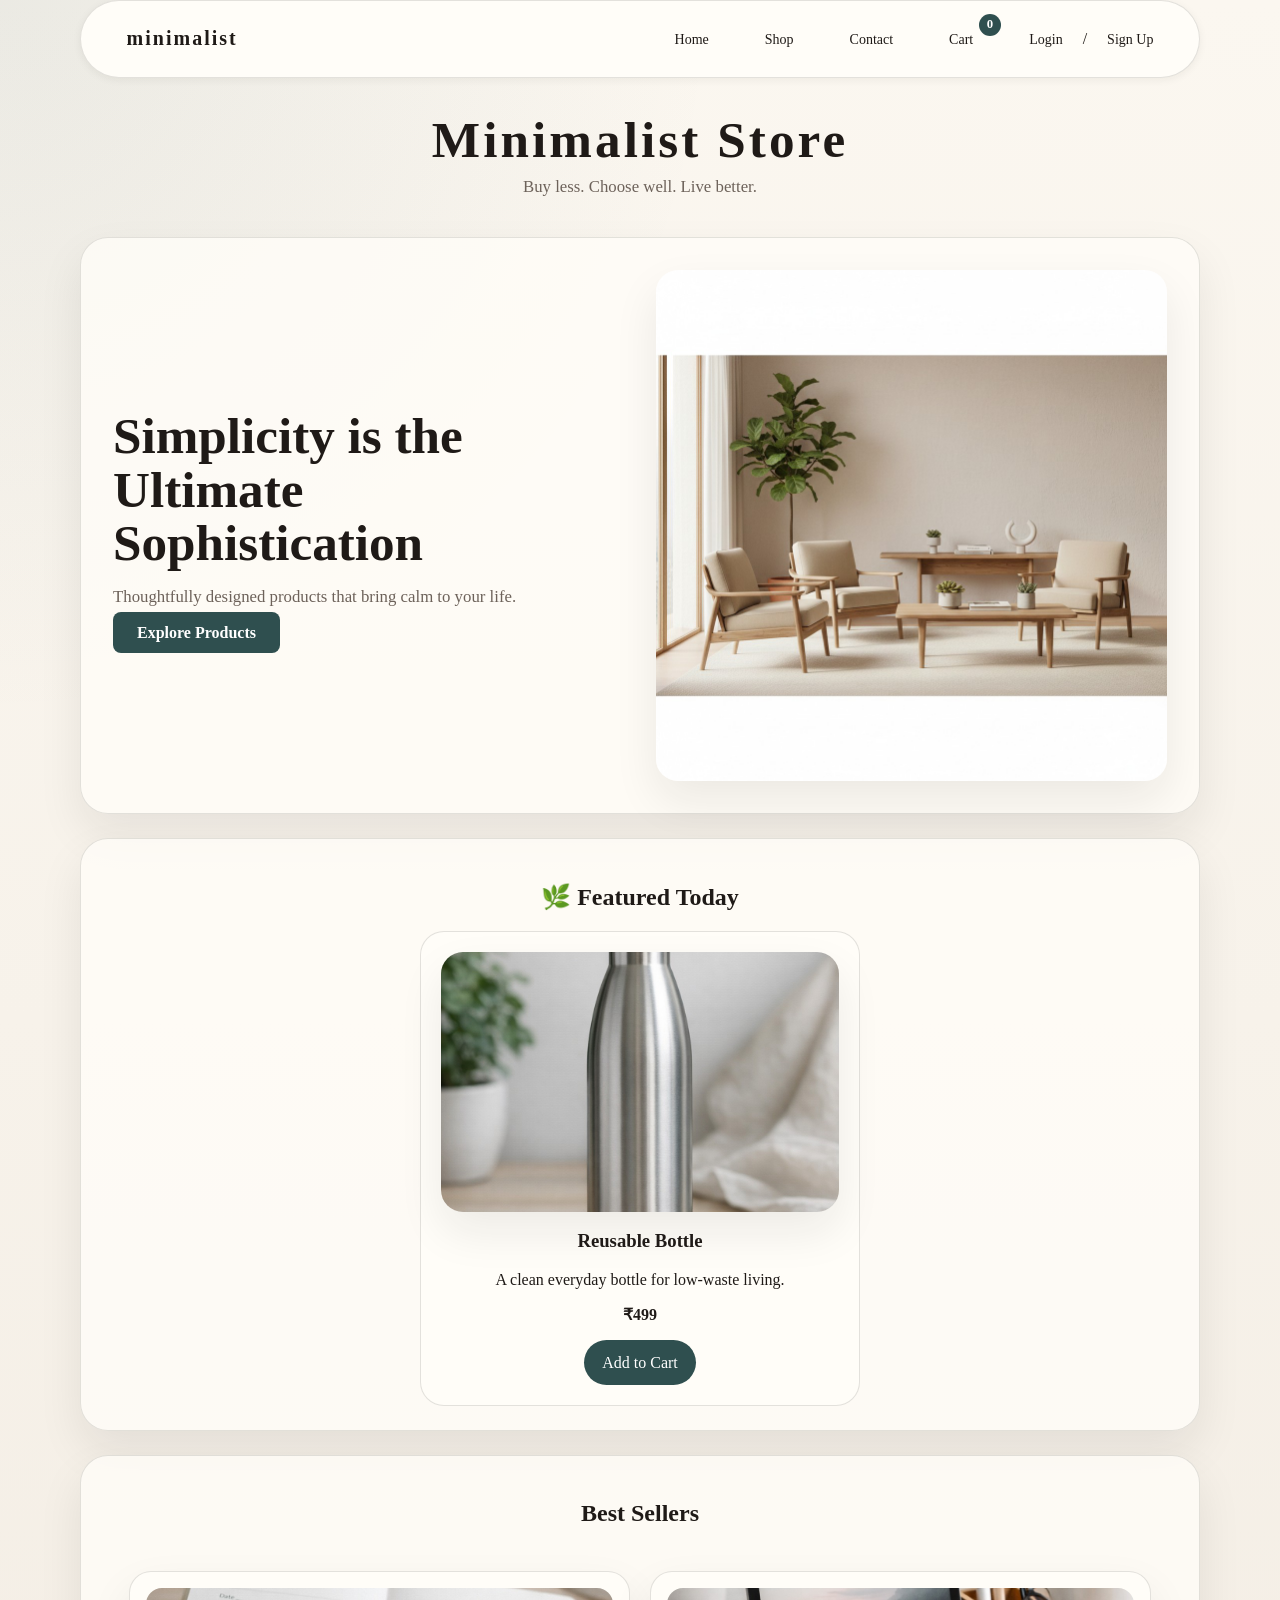
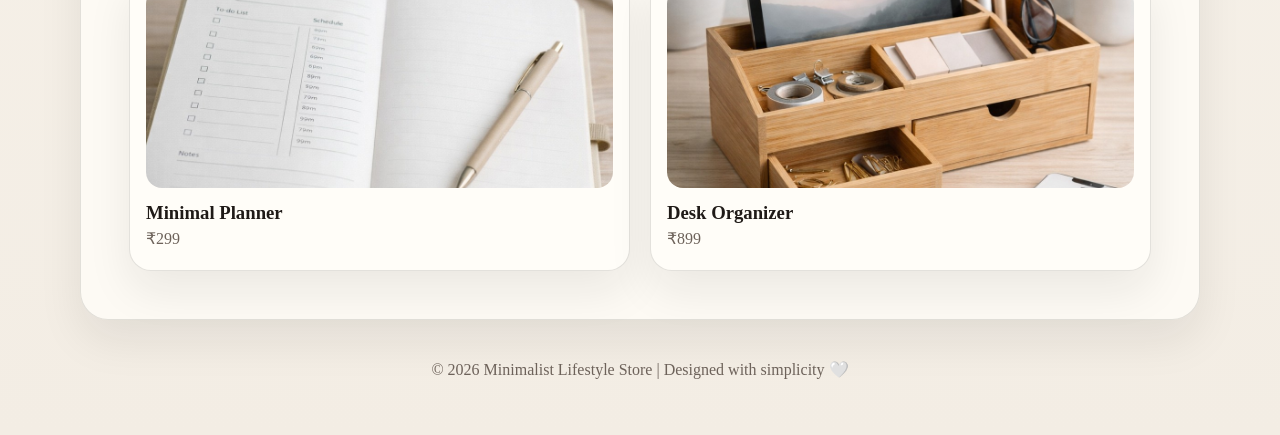
<file: index.html>
<!DOCTYPE html>
<html lang="en">
<head>
  <meta charset="UTF-8">
  <meta name="viewport" content="width=device-width, initial-scale=1.0">
  <title>Minimalist Lifestyle Store</title>
  <link rel="stylesheet" href="style.css">
</head>
<body>

<nav class="navbar">
  <div class="nav-container">
    <a href="index.html" class="logo">minimalist</a>
    <ul class="nav-links">
      <li><a href="index.html">Home</a></li>
      <li><a href="products.html">Shop</a></li>
      <li><a href="contact.html">Contact</a></li>
      <li><a href="cart.html" class="cart-link">Cart <span class="cart-badge" data-cart-count="0">0</span></a></li>
      <li id="user-menu" style="display: none;">
        <a href="#" onclick="logout(); return false;">Logout</a>
      </li>
      <li id="auth-menu">
        <a href="login.html">Login</a> / <a href="signup.html">Sign Up</a>
      </li>
    </ul>
  </div>
</nav>



<header>
  <h1>Minimalist Store</h1>
  <p>Buy less. Choose well. Live better.</p>
</header>

<!-- HERO SECTION -->
<section class="hero-home">
  <div class="hero-text">
    <h2>Simplicity is the Ultimate Sophistication</h2>
    <p>Thoughtfully designed products that bring calm to your life.</p>
    <a href="products.html" class="btn">Explore Products</a>
  </div>

  <div class="hero-image">
    <img src="images/minimal-livingroom.jpg" alt="Minimal Living Room">
  </div>
</section>

<!-- FEATURED PRODUCT (LOGIC BASED) -->
<section class="featured">
  <h2>🌿 Featured Today</h2>
  <div class="featured-card" id="featured-product">
    <img src="images/featured-home.jpg" alt="Featured Lifestyle">
    <h3>Calm Living Essentials</h3>
    <p>Designed for peaceful living</p>
  </div>
</section>


<!-- BEST SELLERS -->
<section class="products-preview">
  <h2>Best Sellers</h2>

  <div class="products">
    <div class="card">
      <img src="images/planner.jpg">
      <h3>Minimal Planner</h3>
      <p>₹299</p>
    </div>

    <div class="card">
      <img src="images/organizer.jpg">
      <h3>Desk Organizer</h3>
      <p>₹899</p>
    </div>
  </div>
</section>

<footer>
  <p>© 2026 Minimalist Lifestyle Store | Designed with simplicity 🤍</p>
</footer>

<script src="https://code.jquery.com/jquery-3.7.1.min.js"></script>
<script src="js/app.js?v=2"></script>


</body>
</html>
</file>
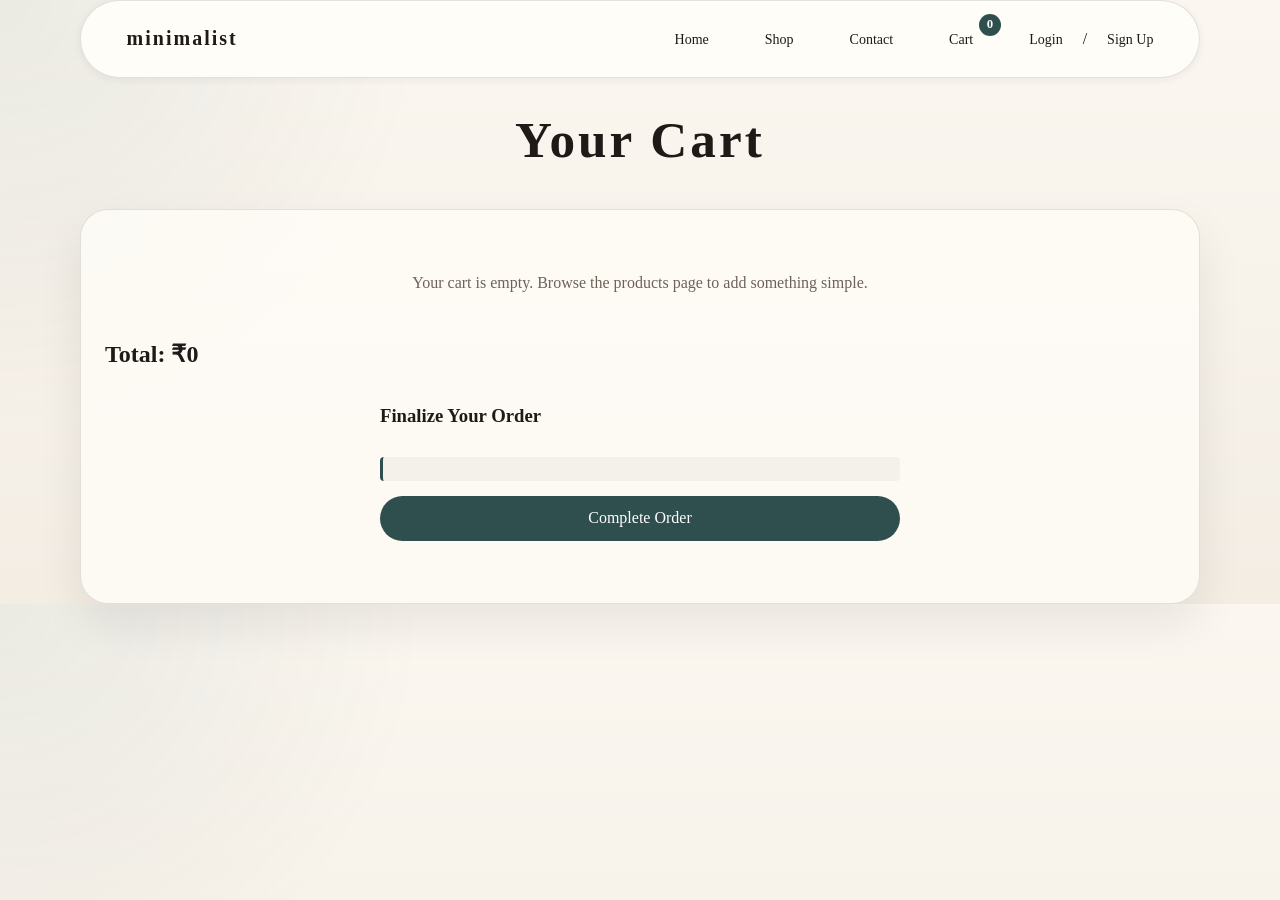
<file: cart.html>
<!DOCTYPE html>
<html>
<head>
  <meta charset="UTF-8">
  <meta name="viewport" content="width=device-width, initial-scale=1.0">
  <title>Cart</title>
  <link rel="stylesheet" href="style.css">
</head>
<body>

<nav class="navbar">
  <div class="nav-container">
    <a href="index.html" class="logo">minimalist</a>
    <ul class="nav-links">
      <li><a href="index.html">Home</a></li>
      <li><a href="products.html">Shop</a></li>
      <li><a href="contact.html">Contact</a></li>
      <li><a href="cart.html" class="cart-link">Cart <span class="cart-badge" data-cart-count="0">0</span></a></li>
      <li id="user-menu" style="display: none;">
        <a href="#" onclick="logout(); return false;">Logout</a>
      </li>
      <li id="auth-menu">
        <a href="login.html">Login</a> / <a href="signup.html">Sign Up</a>
      </li>
    </ul>
  </div>
</nav>



<header><h1>Your Cart</h1></header>

<section class="cart-page">
  <div id="cart-items"></div>
  <h2 id="total" class="cart-total"></h2>

  <form id="order-form" class="stack-form compact-form">
    <h3>Finalize Your Order</h3>
    <p id="user-info" class="user-info"></p>
    <button type="submit">Complete Order</button>
    <p id="order-status" class="status-message" aria-live="polite"></p>
  </form>
</section>

<script src="https://code.jquery.com/jquery-3.7.1.min.js"></script>
<script src="js/app.js?v=2"></script>


</body>
</html>
</file>
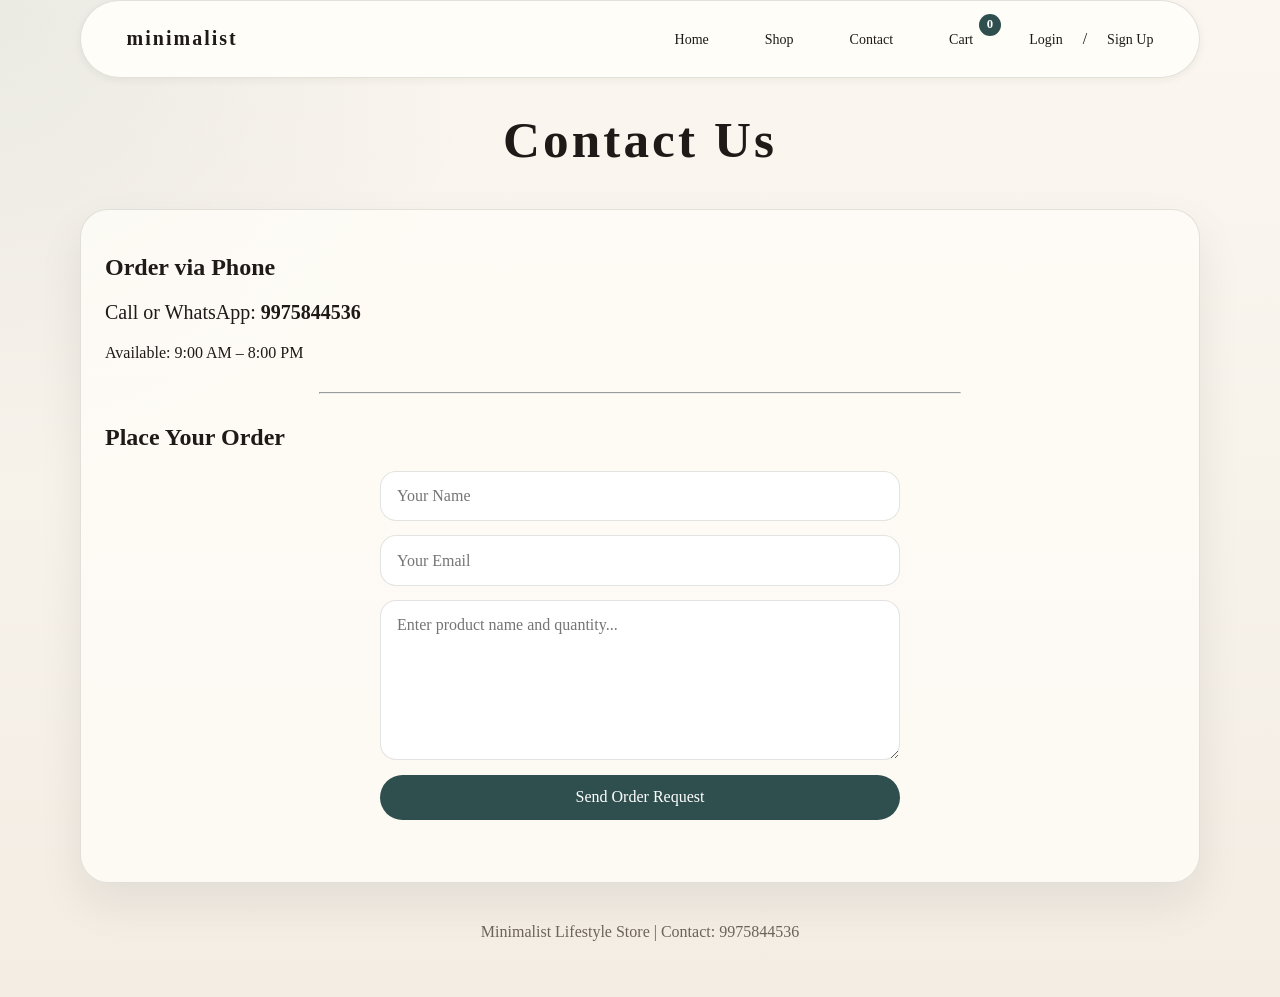
<file: contact.html>
<!DOCTYPE html>
<html>
<head>
  <meta charset="UTF-8">
  <meta name="viewport" content="width=device-width, initial-scale=1.0">
  <title>Contact / Order</title>
  <link rel="stylesheet" href="style.css">
</head>
<body>

<nav class="navbar">
  <div class="nav-container">
    <a href="index.html" class="logo">minimalist</a>
    <ul class="nav-links">
      <li><a href="index.html">Home</a></li>
      <li><a href="products.html">Shop</a></li>
      <li><a href="contact.html">Contact</a></li>
      <li><a href="cart.html" class="cart-link">Cart <span class="cart-badge" data-cart-count="0">0</span></a></li>
      <li id="user-menu" style="display: none;">
        <a href="#" onclick="logout(); return false;">Logout</a>
      </li>
      <li id="auth-menu">
        <a href="login.html">Login</a> / <a href="signup.html">Sign Up</a>
      </li>
    </ul>
  </div>
</nav>



<header>
  <h1>Contact Us</h1>
</header>

<section class="contact-panel">

  <!-- Contact Number -->
  <h2>Order via Phone</h2>
  <p style="font-size:20px; margin:20px 0;">
      Call or WhatsApp: <strong>9975844536</strong>
  </p>
  <p>Available: 9:00 AM – 8:00 PM</p>

  <hr class="section-divider">

  <!-- Order Form -->
  <h2>Place Your Order</h2>

  <form id="contact-form" class="stack-form">
    
    <input 
      type="text" 
      placeholder="Your Name" 
      required
      id="contact-name"
    >

    <input 
      type="email" 
      placeholder="Your Email" 
      required
      id="contact-email"
    >

    <textarea 
      placeholder="Enter product name and quantity..."
      required
      id="contact-message"
    ></textarea>

    <button type="submit">Send Order Request</button>
    <p id="contact-status" class="status-message" aria-live="polite"></p>

  </form>
</section>

<footer>
  <p>Minimalist Lifestyle Store | Contact: 9975844536</p>
</footer>

<script src="https://code.jquery.com/jquery-3.7.1.min.js"></script>
<script src="js/app.js?v=2"></script>


</body>
</html>
</file>
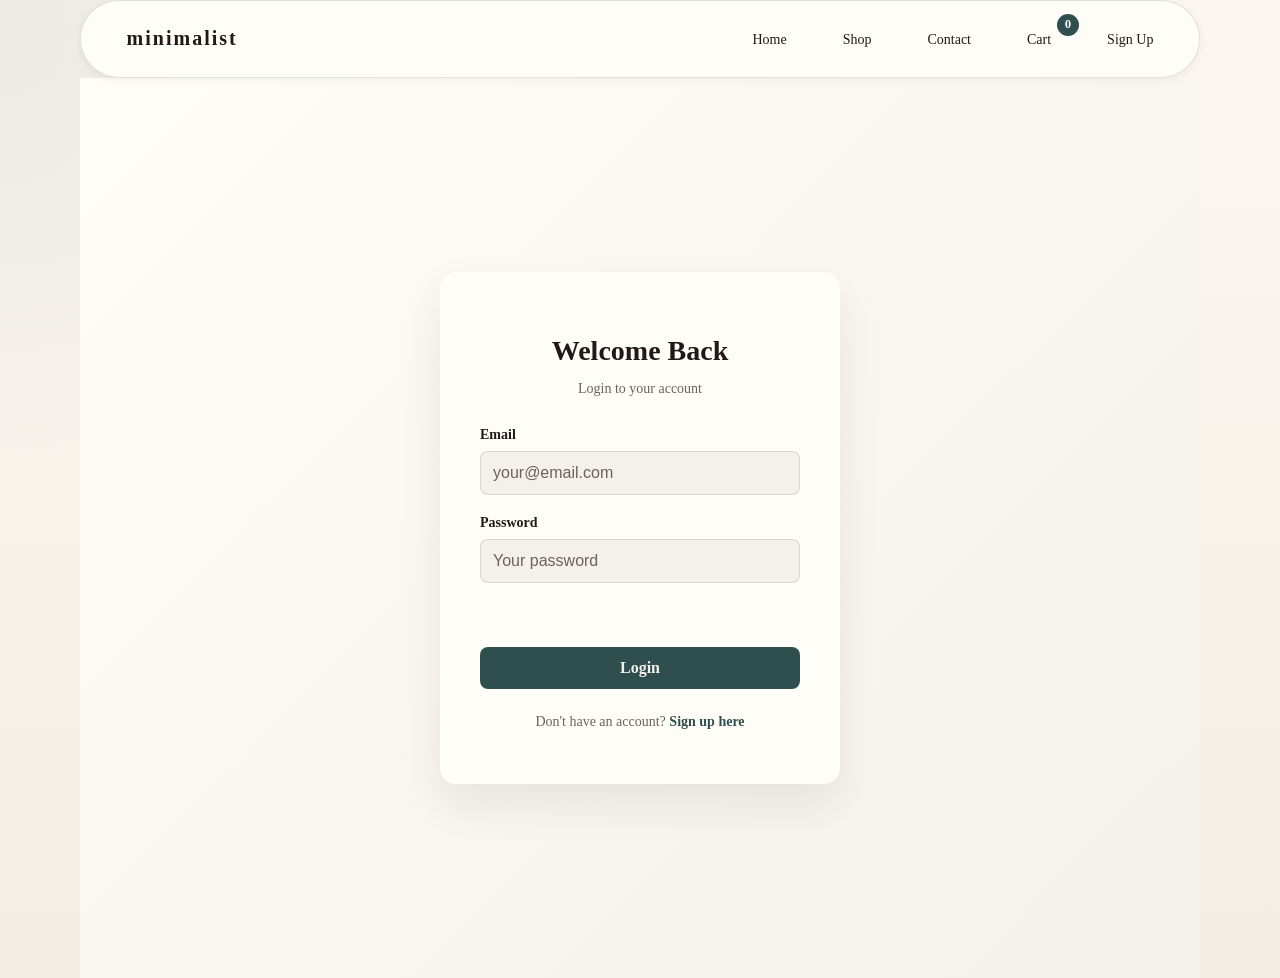
<file: login.html>
<!DOCTYPE html>
<html lang="en">
<head>
    <meta charset="UTF-8">
    <meta name="viewport" content="width=device-width, initial-scale=1.0">
    <title>Login - Minimalist Store</title>
    <link rel="stylesheet" href="style.css">
</head>
<body>
    <nav class="navbar">
        <div class="nav-container">
            <a href="index.html" class="logo">minimalist</a>
            <ul class="nav-links">
                <li><a href="index.html">Home</a></li>
                <li><a href="products.html">Shop</a></li>
                <li><a href="contact.html">Contact</a></li>
                <li><a href="cart.html" class="cart-link">Cart <span class="cart-badge" data-cart-count="0">0</span></a></li>
                <li id="user-menu" style="display: none;">
                    <a href="#" onclick="logout(); return false;">Logout</a>
                </li>
                <li id="auth-menu">
                    <a href="signup.html">Sign Up</a>
                </li>
            </ul>
        </div>
    </nav>

    

    <main>
        <section class="auth-section">
            <div class="auth-container">
                <h1>Welcome Back</h1>
                <p class="auth-subtitle">Login to your account</p>

                <form id="login-form" class="auth-form">
                    <div class="form-group">
                        <label for="login-email">Email</label>
                        <input type="email" id="login-email" name="email" required placeholder="your@email.com">
                    </div>

                    <div class="form-group">
                        <label for="login-password">Password</label>
                        <input type="password" id="login-password" name="password" required placeholder="Your password">
                    </div>

                    <div id="login-message" class="status-message" aria-live="polite"></div>

                    <button type="submit" class="btn btn-primary">Login</button>
                </form>

                <p class="auth-toggle">Don't have an account? <a href="signup.html">Sign up here</a></p>
            </div>
        </section>
    </main>

    <script src="https://code.jquery.com/jquery-3.7.1.min.js"></script>
    <script src="js/app.js?v=2"></script>
    <script>
        $(document).ready(function() {
        Promise.resolve(window.minimalistStoreAuth.checkSession()).then(function(session) {
            if (session.loggedIn) {
                window.location.href = 'products.html';
            }
        });

            $('#login-form').on('submit', function(e) {
                e.preventDefault();

                const formData = {
                    email: $('#login-email').val(),
                    password: $('#login-password').val()
                };

                window.minimalistStoreAuth.login(formData)
                    .then(function(response) {
                        if (response.success) {
                            $('#login-message').html('<p class="success">✓ ' + response.message + '</p>');
                            setTimeout(() => {
                                window.location.href = 'products.html';
                            }, 1500);
                        } else {
                            $('#login-message').html('<p class="error">✗ ' + response.message + '</p>');
                        }
                    })
                    .catch(function(error) {
                        const message = error && error.message ? error.message : 'Login failed';
                        $('#login-message').html('<p class="error">✗ ' + message + '</p>');
                    });
            });
        });
    </script>
</body>
</html>
</file>
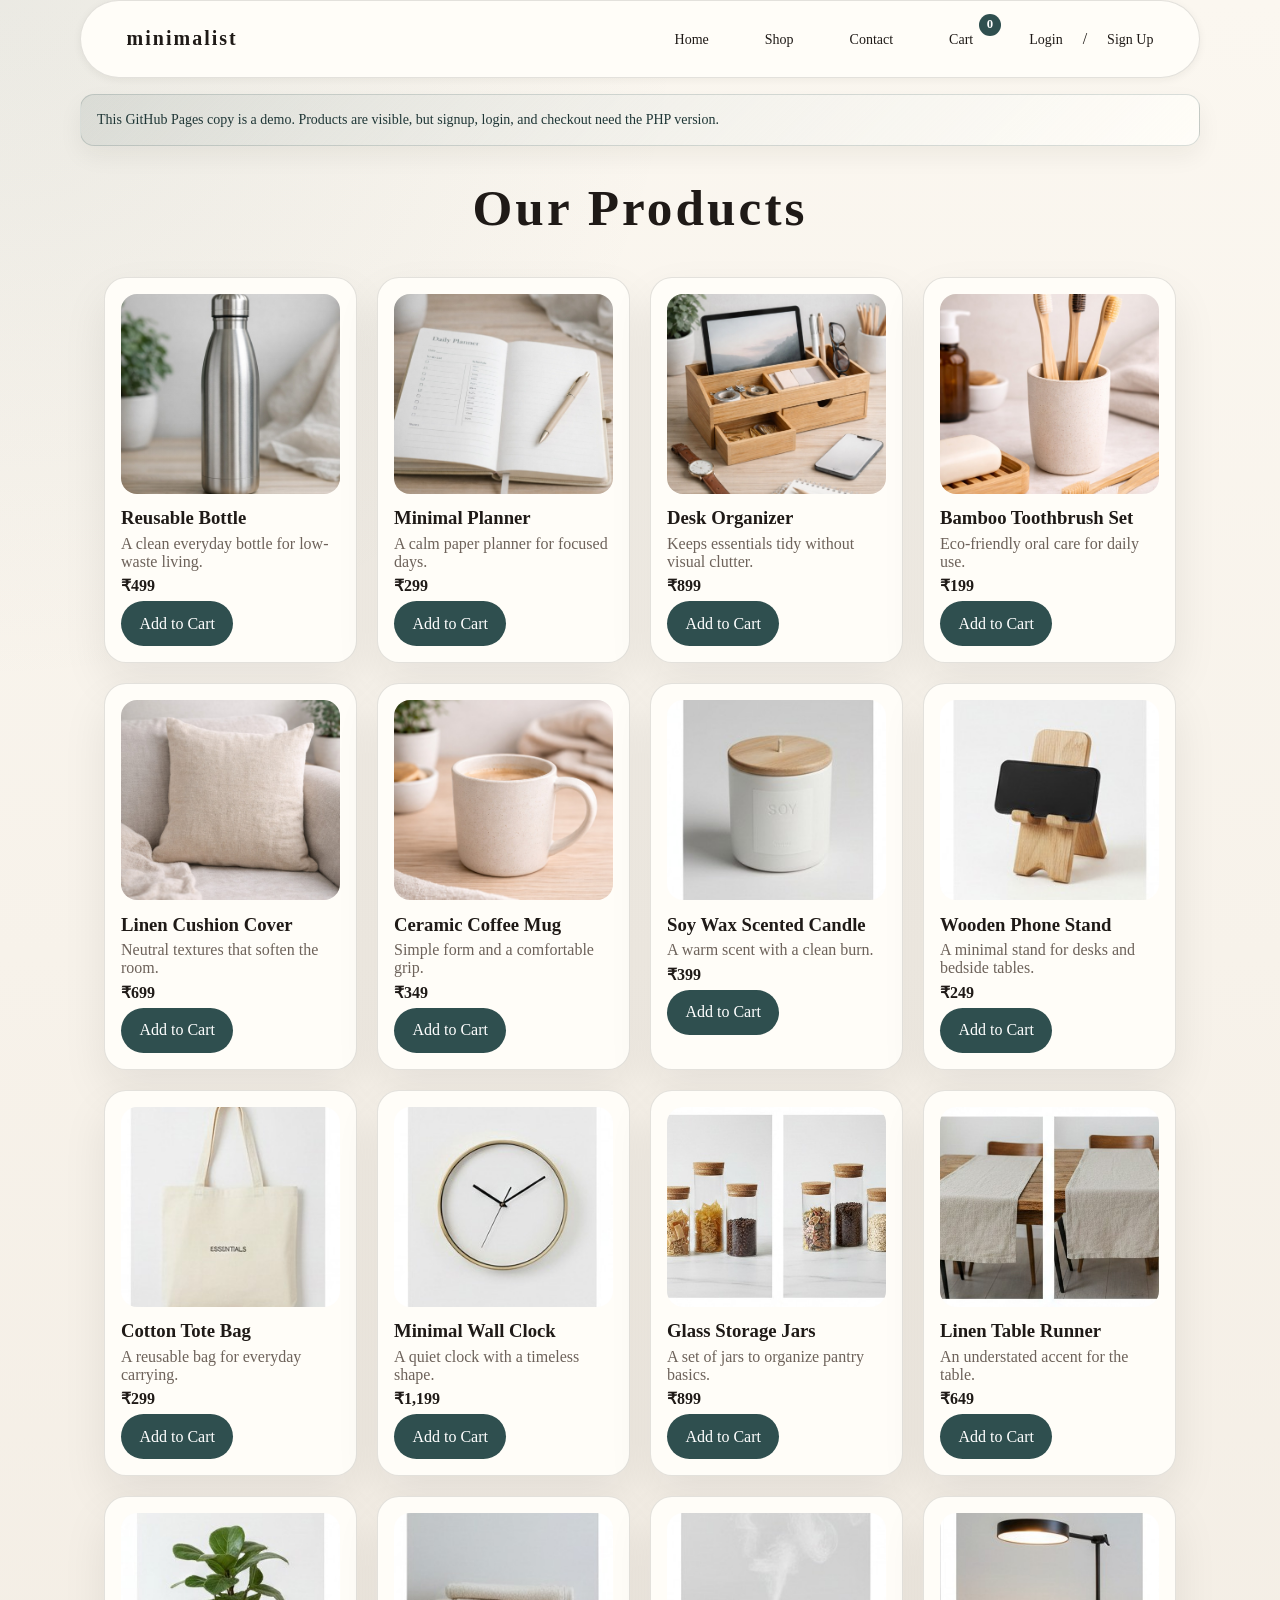
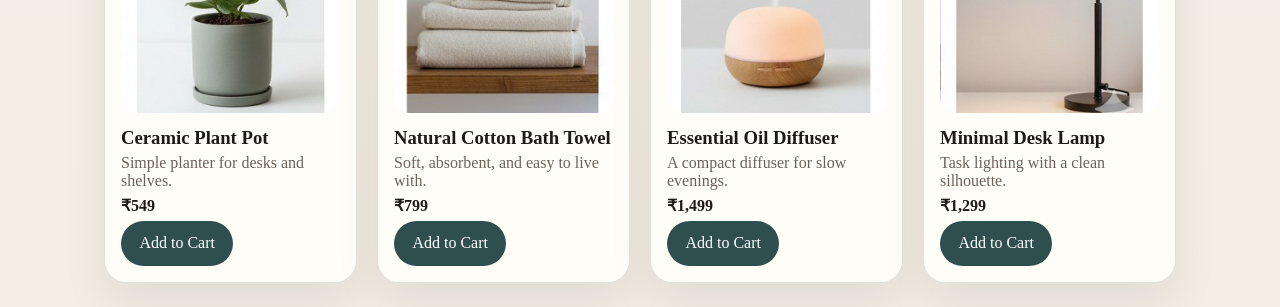
<file: products.html>
<!DOCTYPE html>
<html>
<head>
  <meta charset="UTF-8">
  <meta name="viewport" content="width=device-width, initial-scale=1.0">
  <title>Products</title>
  <link rel="stylesheet" href="style.css">
</head>
<body>

<nav class="navbar">
  <div class="nav-container">
    <a href="index.html" class="logo">minimalist</a>
    <ul class="nav-links">
      <li><a href="index.html">Home</a></li>
      <li><a href="products.html">Shop</a></li>
      <li><a href="contact.html">Contact</a></li>
      <li><a href="cart.html" class="cart-link">Cart <span class="cart-badge" data-cart-count="0">0</span></a></li>
      <li id="user-menu" style="display: none;">
        <a href="#" onclick="logout(); return false;">Logout</a>
      </li>
      <li id="auth-menu">
        <a href="login.html">Login</a> / <a href="signup.html">Sign Up</a>
      </li>
    </ul>
  </div>
</nav>

<section class="demo-banner" aria-label="Demo mode notice">
  <p>This GitHub Pages copy is a demo. Products are visible, but signup, login, and checkout need the PHP version.</p>
</section>

<header>
  <h1>Our Products</h1>
</header>

<section class="products" id="product-grid">
  <div class="loading-state">Loading products...</div>
</section>

<script src="https://code.jquery.com/jquery-3.7.1.min.js"></script>
<script src="js/app.js?v=2"></script>


</body>
</html>
</file>
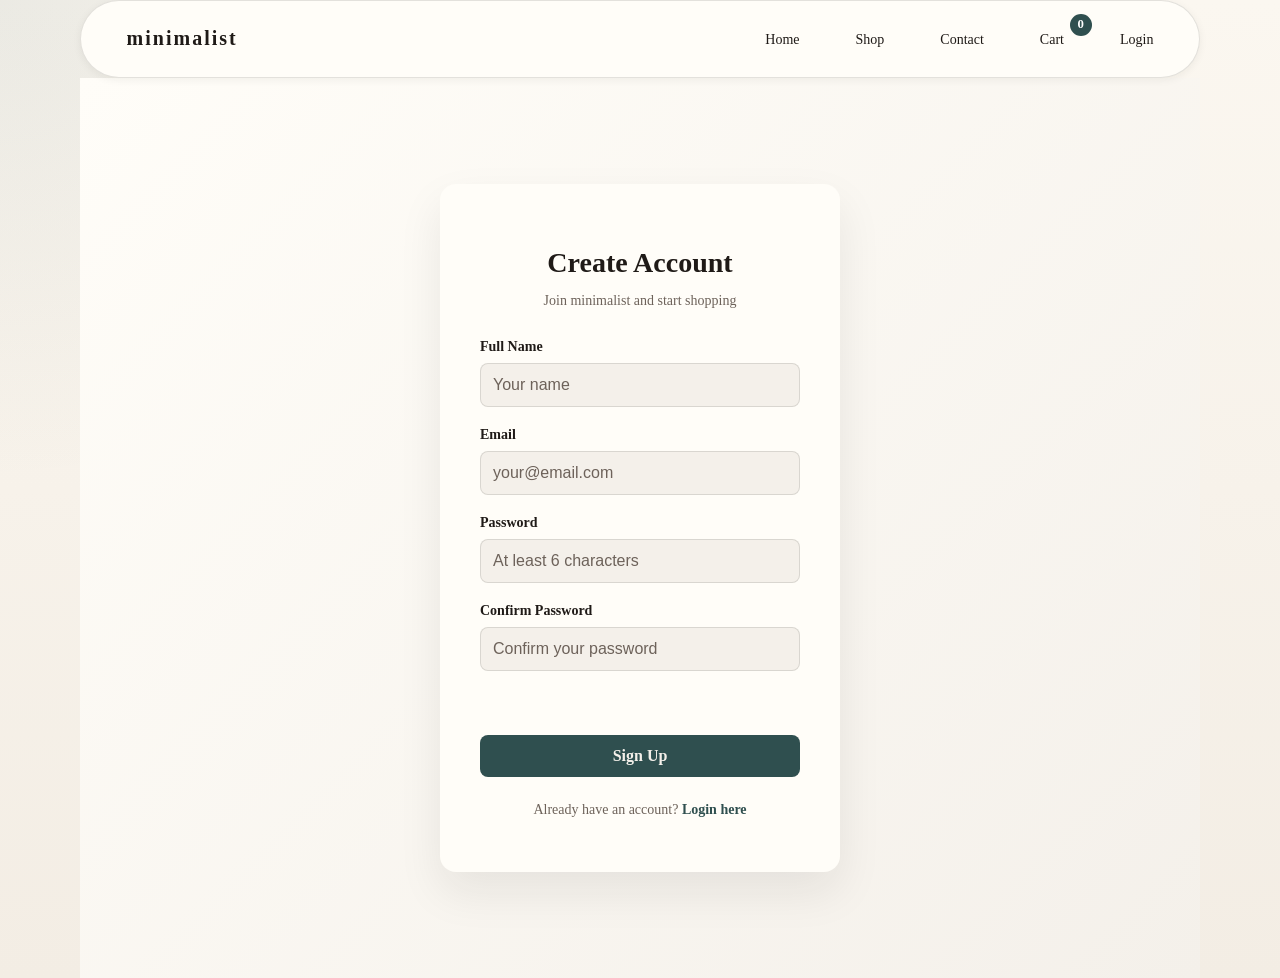
<file: signup.html>
<!DOCTYPE html>
<html lang="en">
<head>
    <meta charset="UTF-8">
    <meta name="viewport" content="width=device-width, initial-scale=1.0">
    <title>Sign Up - Minimalist Store</title>
    <link rel="stylesheet" href="style.css">
</head>
<body>
    <nav class="navbar">
        <div class="nav-container">
            <a href="index.html" class="logo">minimalist</a>
            <ul class="nav-links">
                <li><a href="index.html">Home</a></li>
                <li><a href="products.html">Shop</a></li>
                <li><a href="contact.html">Contact</a></li>
                <li><a href="cart.html" class="cart-link">Cart <span class="cart-badge" data-cart-count="0">0</span></a></li>
                <li id="user-menu" style="display: none;">
                    <a href="#" onclick="logout(); return false;">Logout</a>
                </li>
                <li id="auth-menu">
                    <a href="login.html">Login</a>
                </li>
            </ul>
        </div>
    </nav>

    

    <main>
        <section class="auth-section">
            <div class="auth-container">
                <h1>Create Account</h1>
                <p class="auth-subtitle">Join minimalist and start shopping</p>

                <form id="signup-form" class="auth-form">
                    <div class="form-group">
                        <label for="signup-name">Full Name</label>
                        <input type="text" id="signup-name" name="name" required placeholder="Your name">
                    </div>

                    <div class="form-group">
                        <label for="signup-email">Email</label>
                        <input type="email" id="signup-email" name="email" required placeholder="your@email.com">
                    </div>

                    <div class="form-group">
                        <label for="signup-password">Password</label>
                        <input type="password" id="signup-password" name="password" required placeholder="At least 6 characters">
                    </div>

                    <div class="form-group">
                        <label for="signup-confirm">Confirm Password</label>
                        <input type="password" id="signup-confirm" name="confirmPassword" required placeholder="Confirm your password">
                    </div>

                    <div id="signup-message" class="status-message" aria-live="polite"></div>

                    <button type="submit" class="btn btn-primary">Sign Up</button>
                </form>

                <p class="auth-toggle">Already have an account? <a href="login.html">Login here</a></p>
            </div>
        </section>
    </main>

    <script src="https://code.jquery.com/jquery-3.7.1.min.js"></script>
    <script src="js/app.js?v=2"></script>
    <script>
        $(document).ready(function() {
        Promise.resolve(window.minimalistStoreAuth.checkSession()).then(function(session) {
            if (session.loggedIn) {
                window.location.href = 'products.html';
            }
        });

            $('#signup-form').on('submit', function(e) {
                e.preventDefault();

                const formData = {
                    name: $('#signup-name').val(),
                    email: $('#signup-email').val(),
                    password: $('#signup-password').val(),
                    confirmPassword: $('#signup-confirm').val()
                };

                window.minimalistStoreAuth.signup(formData)
                    .then(function(response) {
                        if (response.success) {
                            $('#signup-message').html('<p class="success">✓ ' + response.message + '</p>');
                            setTimeout(() => {
                                window.location.href = 'products.html';
                            }, 1500);
                        } else {
                            $('#signup-message').html('<p class="error">✗ ' + response.message + '</p>');
                        }
                    })
                    .catch(function(error) {
                        const message = error && error.message ? error.message : 'Signup failed';
                        $('#signup-message').html('<p class="error">✗ ' + message + '</p>');
                    });
            });
        });
    </script>
</body>
</html>
</file>
<file: style.css>
:root {
  --bg: #f4f0ea;
  --surface: #fffdf8;
  --surface-strong: #f0e7db;
  --text: #1f1a17;
  --muted: #6d625a;
  --line: rgba(31, 26, 23, 0.12);
  --accent: #2f4f4f;
  --accent-strong: #1f3636;
  --shadow: 0 20px 45px rgba(31, 26, 23, 0.08);
}

* {
  box-sizing: border-box;
}

html {
  scroll-behavior: smooth;
}

body {
  margin: 0;
  font-family: Georgia, 'Times New Roman', serif;
  color: var(--text);
  background:
    radial-gradient(circle at top left, rgba(47, 79, 79, 0.08), transparent 30%),
    linear-gradient(180deg, #fbf7f0 0%, #f3ede4 100%);
}

img {
  max-inline-size: 100%;
  display: block;
}

/* Navbar */
.navbar {
  background: var(--surface);
  padding-block: 1rem;
  box-shadow: 0 2px 8px rgba(31, 26, 23, 0.06);
  position: sticky;
  inset-block-start: 0;
  z-index: 100;
}

.nav-container {
  inline-size: min(1120px, calc(100% - 2rem));
  margin-inline-start: auto;
  margin-inline-end: auto;
  display: flex;
  justify-content: space-between;
  align-items: center;
}

.logo {
  font-size: 20px;
  font-weight: 700;
  color: var(--text);
  text-decoration: none;
  letter-spacing: 2px;
  margin-inline-end: 2rem;
}

.nav-links {
  display: flex;
  list-style: none;
  gap: 1.5rem;
  margin: 0;
  padding: 0;
}

.nav-links a {
  color: var(--text);
  text-decoration: none;
  font-size: 14px;
  font-weight: 500;
  transition: color 0.3s;
}

.nav-links a:hover {
  color: var(--accent);
}

.cart-link {
  position: relative;
}

.cart-badge {
  position: absolute;
  inset-block-start: -8px;
  inset-inline-end: -12px;
  background: var(--accent);
  color: var(--surface);
  font-size: 12px;
  font-weight: 700;
  padding: 2px 6px;
  border-radius: 10px;
}

header,
nav,
section,
footer {
  inline-size: min(1120px, calc(100% - 2rem));
  margin-inline-start: auto;
  margin-inline-end: auto;
}

header {
  padding: 2rem 0 1rem;
  text-align: center;
}

header h1 {
  margin: 0;
  font-size: clamp(2rem, 4vw, 3.25rem);
  letter-spacing: 0.06em;
}

header p {
  margin: 0.5rem 0 0;
  color: var(--muted);
  font-size: 1.05rem;
}

nav {
  display: flex;
  justify-content: center;
  gap: 0.75rem;
  flex-wrap: wrap;
  padding: 0.85rem;
  background: rgba(255, 253, 248, 0.88);
  border: 1px solid var(--line);
  border-radius: 999px;
  backdrop-filter: blur(14px);
  box-shadow: var(--shadow);
}

nav a {
  color: var(--text);
  text-decoration: none;
  font-size: 0.96rem;
  padding: 0.65rem 1rem;
  border-radius: 999px;
  transition: background-color 0.2s ease, transform 0.2s ease;
}

nav a:hover {
  background: var(--surface-strong);
  transform: translateY(-1px);
}

.cart-badge {
  display: inline-flex;
  min-inline-size: 1.4rem;
  block-size: 1.4rem;
  margin-inline-start: 0.35rem;
  align-items: center;
  justify-content: center;
  padding: 0 0.35rem;
  border-radius: 999px;
  background: var(--accent);
  color: #fff;
  font-size: 0.8rem;
}

.hero-home {
  display: grid;
  grid-template-columns: repeat(2, minmax(0, 1fr));
  gap: 2rem;
  align-items: center;
  margin-block-start: 1.5rem;
  padding: 2rem;
  background: rgba(255, 253, 248, 0.8);
  border: 1px solid var(--line);
  border-radius: 28px;
  box-shadow: var(--shadow);
}

.hero-text h2 {
  margin: 0;
  font-size: clamp(2rem, 4vw, 3.6rem);
  line-height: 1.05;
}

.hero-text p {
  color: var(--muted);
  font-size: 1.05rem;
  max-inline-size: 34rem;
}

.hero-image img,
.featured-card img {
  border-radius: 22px;
  box-shadow: var(--shadow);
}

.btn,
button {
  appearance: none;
  border: 0;
  border-radius: 999px;
  background: var(--accent);
  color: #fff;
  cursor: pointer;
  font: inherit;
  padding: 0.85rem 1.15rem;
  text-decoration: none;
  transition: transform 0.2s ease, background-color 0.2s ease, box-shadow 0.2s ease;
}

.btn:hover,
button:hover {
  background: var(--accent-strong);
  transform: translateY(-1px);
  box-shadow: 0 12px 24px rgba(31, 54, 54, 0.18);
}

.featured,
.products-preview,
.contact-panel,
.cart-page {
  margin-block-start: 1.5rem;
  padding: 1.5rem;
  background: rgba(255, 253, 248, 0.8);
  border: 1px solid var(--line);
  border-radius: 28px;
  box-shadow: var(--shadow);
}

.featured,
.products-preview {
  text-align: center;
}

.featured-card {
  inline-size: min(100%, 440px);
  margin: 1.25rem auto 0;
  padding: 1.25rem;
  background: var(--surface);
  border-radius: 24px;
  border: 1px solid var(--line);
}

.featured-card img {
  inline-size: 100%;
  block-size: 260px;
  object-fit: cover;
}

.products {
  display: grid;
  grid-template-columns: repeat(auto-fit, minmax(220px, 1fr));
  gap: 1.25rem;
  padding: 1.5rem;
}

.product-card,
.card {
  background: var(--surface);
  padding: 1rem;
  border: 1px solid var(--line);
  border-radius: 22px;
  box-shadow: var(--shadow);
  text-align: start;
}

.product-card img,
.card img {
  inline-size: 100%;
  block-size: 200px;
  object-fit: cover;
  border-radius: 16px;
}

.product-card h3,
.card h3,
.cart-row h3,
.stack-form h3 {
  margin: 0.85rem 0 0.35rem;
}

.product-card p,
.card p,
.cart-row p {
  color: var(--muted);
  margin: 0.35rem 0;
}

.price {
  color: var(--text) !important;
  font-weight: 700;
}

.loading-state,
.empty-state {
  inline-size: 100%;
  padding: 1.5rem;
  text-align: center;
  color: var(--muted);
}

.cart-list {
  display: grid;
  gap: 1rem;
}

.cart-row {
  display: grid;
  grid-template-columns: 96px 1fr auto;
  gap: 1rem;
  align-items: center;
  padding: 1rem;
  background: var(--surface);
  border: 1px solid var(--line);
  border-radius: 20px;
}

.cart-row img {
  inline-size: 96px;
  block-size: 96px;
  object-fit: cover;
  border-radius: 16px;
}

.cart-total {
  margin: 1.5rem 0;
}

.stack-form {
  display: grid;
  gap: 0.9rem;
  inline-size: min(520px, 100%);
  margin: 0 auto;
}

.compact-form {
  margin-block-start: 1.5rem;
}

.stack-form input,
.stack-form textarea {
  inline-size: 100%;
  padding: 0.95rem 1rem;
  border: 1px solid var(--line);
  border-radius: 16px;
  background: #fff;
  color: var(--text);
  font: inherit;
}

.stack-form textarea {
  min-block-size: 160px;
  resize: vertical;
}

.status-message {
  min-block-size: 1.2rem;
  margin: 0;
  color: var(--muted);
}

.status-message.success {
  color: #25643c;
}

footer {
  padding: 1.5rem 0 2.5rem;
  text-align: center;
  color: var(--muted);
}

@media (max-width: 768px) {
  header,
  nav,
  section,
  footer {
    inline-size: min(100% - 1rem, 1120px);
  }

  .hero-home {
    grid-template-columns: 1fr;
    padding: 1.25rem;
  }

  .cart-row {
    grid-template-columns: 1fr;
    text-align: center;
  }

  .cart-row img {
    inline-size: 100%;
    block-size: 220px;
  }

  nav {
    border-radius: 24px;
  }
}

.section-divider {
  inline-size: 60%;
  margin-block: 30px;
  margin-inline: auto;
}

/* Auth Section */
.auth-section {
  min-block-size: 100vh;
  display: grid;
  place-items: center;
  padding-block: 40px;
  background: linear-gradient(135deg, var(--surface), var(--bg));
}

.auth-container {
  inline-size: 100%;
  max-inline-size: 400px;
  padding: 40px;
  background: var(--surface);
  border-radius: 16px;
  box-shadow: var(--shadow);
}

.auth-container h1 {
  text-align: center;
  margin-block-end: 10px;
  color: var(--text);
  font-size: 28px;
}

.auth-subtitle {
  text-align: center;
  color: var(--muted);
  margin-block-end: 30px;
  font-size: 14px;
}

.auth-form {
  display: flex;
  flex-direction: column;
  gap: 20px;
  margin-block-end: 25px;
}

.form-group {
  display: flex;
  flex-direction: column;
  gap: 8px;
}

.form-group label {
  font-weight: 600;
  font-size: 14px;
  color: var(--text);
}

.form-group input {
  padding: 12px;
  border: 1px solid var(--line);
  border-radius: 8px;
  font-size: 16px;
  background: var(--bg);
  color: var(--text);
  transition: border-color 0.2s;
}

.form-group input:focus {
  outline: none;
  border-color: var(--accent);
}

.form-group input::placeholder {
  color: var(--muted);
}

.btn {
  padding: 12px 24px;
  border: none;
  border-radius: 8px;
  font-size: 16px;
  font-weight: 600;
  cursor: pointer;
  transition: all 0.3s;
  text-align: center;
}

.btn-primary {
  background: var(--accent);
  color: var(--bg);
}

.btn-primary:hover {
  background: var(--accent-strong);
  transform: translateY(-2px);
  box-shadow: 0 4px 12px rgba(0, 0, 0, 0.15);
}

.status-message {
  padding: 12px;
  border-radius: 8px;
  font-size: 14px;
}

.status-message .success {
  color: #27ae60;
  background: #f0fff4;
  padding: 12px;
  border-radius: 8px;
  margin: 0;
}

.status-message .error {
  color: #e74c3c;
  background: #fdeaea;
  padding: 12px;
  border-radius: 8px;
  margin: 0;
}

.auth-toggle {
  text-align: center;
  color: var(--muted);
  font-size: 14px;
}

.auth-toggle a {
  color: var(--accent);
  text-decoration: none;
  font-weight: 600;
}

.auth-toggle a:hover {
  text-decoration: underline;
}

#user-menu {
  font-size: 14px;
}

#user-menu a {
  color: var(--accent);
}

.user-info {
  padding: 12px;
  background: var(--bg);
  border-inline-start: 3px solid var(--accent);
  border-radius: 4px;
  color: var(--text);
  font-size: 14px;
  margin-block: 10px 0;
}

.demo-banner {
  inline-size: min(1120px, calc(100% - 2rem));
  margin-inline: auto;
  margin-block: 1rem 0;
  padding: 0.9rem 1rem;
  border: 1px solid rgba(47, 79, 79, 0.18);
  border-radius: 14px;
  background: linear-gradient(135deg, rgba(47, 79, 79, 0.1), rgba(255, 253, 248, 0.96));
  color: var(--accent-strong);
  box-shadow: 0 10px 24px rgba(31, 26, 23, 0.06);
}

.demo-banner p {
  margin: 0;
  font-size: 14px;
  line-height: 1.5;
}
</file>
